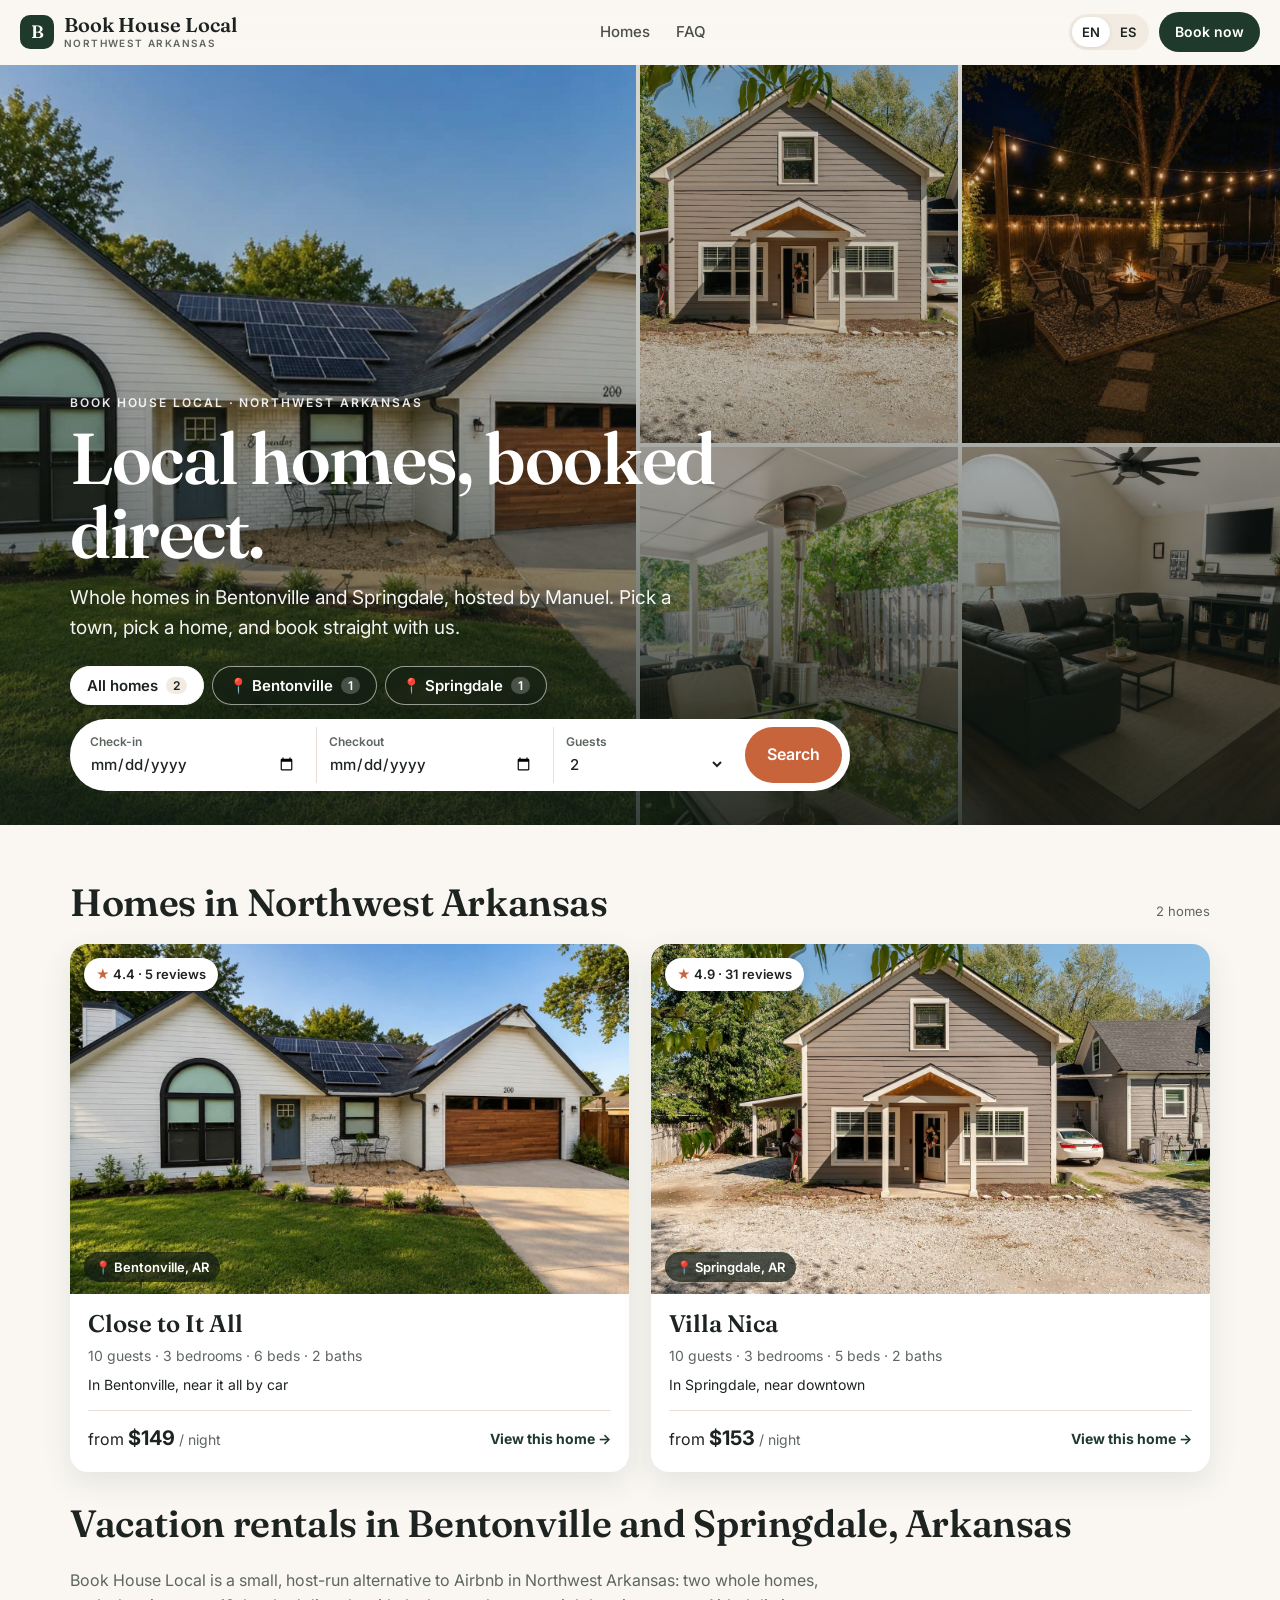
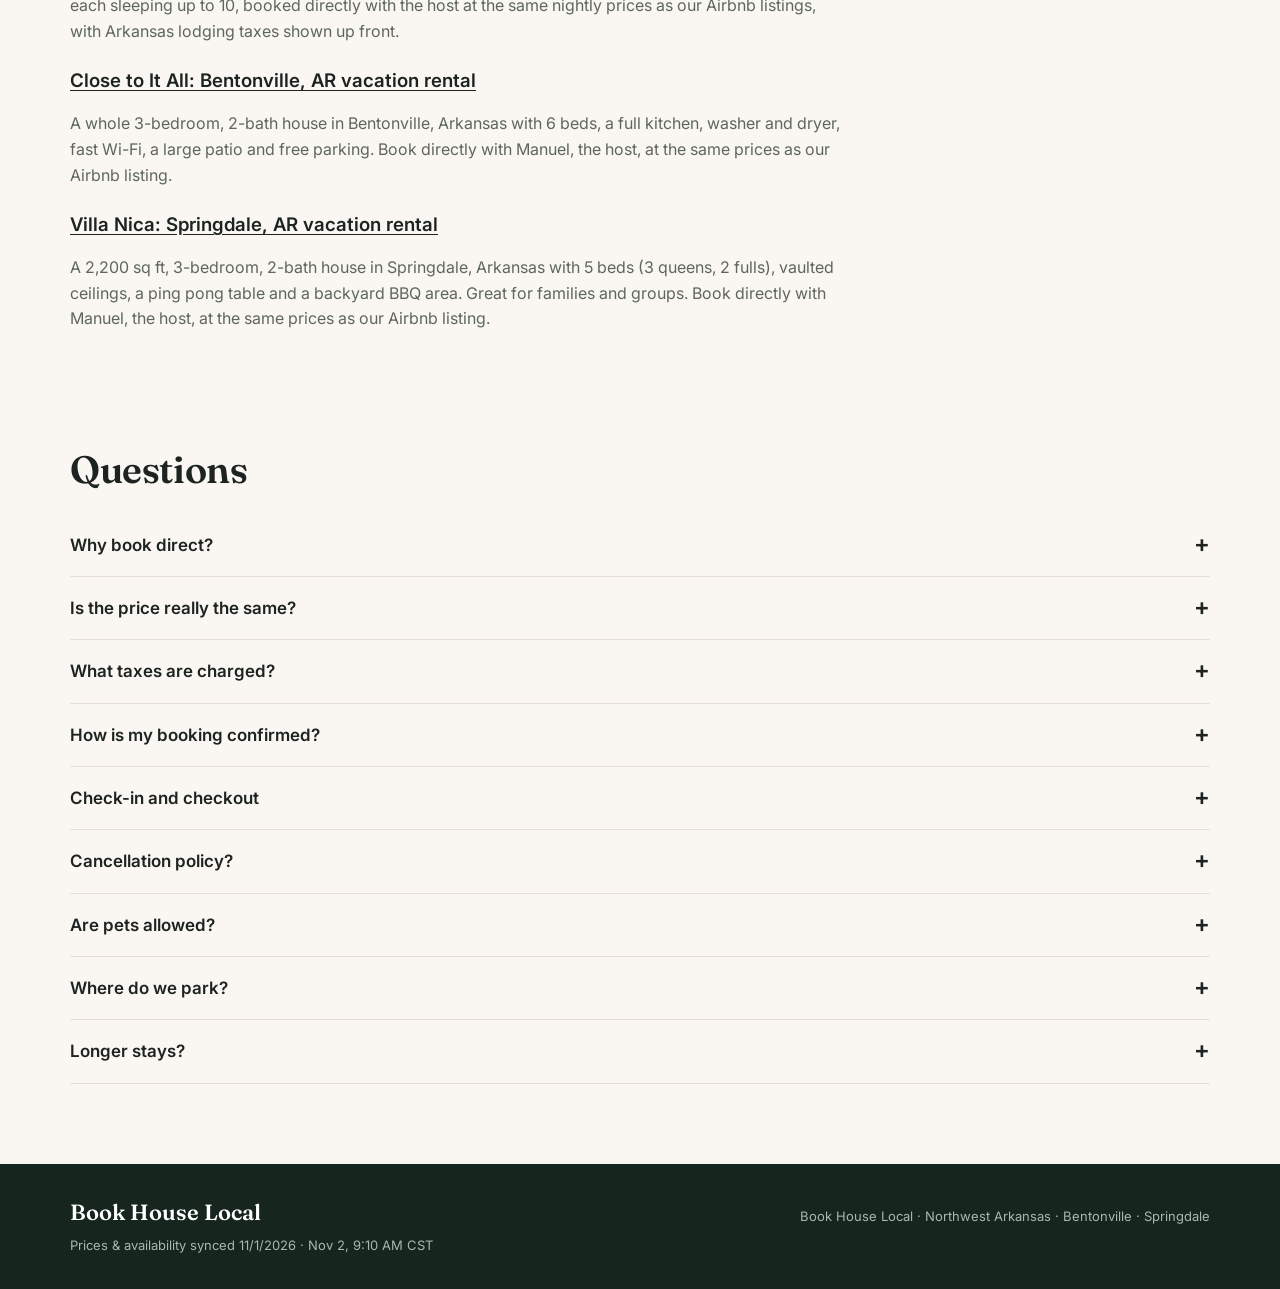
<file: index.html>
<!doctype html>
<html lang="en">
<head>
<meta charset="utf-8">
<meta name="viewport" content="width=device-width, initial-scale=1, viewport-fit=cover">
<!-- seo:head -->
<title>Book House Local · Vacation Rentals in Bentonville &amp; Springdale, Northwest Arkansas</title>
<meta name="description" content="Book whole-home vacation rentals in Bentonville and Springdale, AR directly with the host. Near Crystal Bridges, Downtown Bentonville and the Razorback Greenway. Same prices as Airbnb, taxes shown up front.">
<link rel="canonical" href="https://bookhousenwa.com/">
<meta name="robots" content="index,follow,max-image-preview:large">
<link rel="alternate" hreflang="en" href="https://bookhousenwa.com/">
<!-- google-site-verification: add <meta name="google-site-verification" content="..."> here (see README) -->
<meta property="og:type" content="website">
<meta property="og:site_name" content="Book House Local">
<meta property="og:title" content="Book House Local · Vacation Rentals in Bentonville &amp; Springdale, Northwest Arkansas">
<meta property="og:description" content="Book whole-home vacation rentals in Bentonville and Springdale, AR directly with the host. Near Crystal Bridges, Downtown Bentonville and the Razorback Greenway. Same prices as Airbnb, taxes shown up front.">
<meta property="og:url" content="https://bookhousenwa.com/">
<meta property="og:image" content="https://bookhousenwa.com/img/bentonville/01.jpg">
<meta property="og:image:alt" content="Close to It All vacation rental in Bentonville, Arkansas">
<meta property="og:locale" content="en_US">
<meta name="twitter:card" content="summary_large_image">
<meta name="twitter:title" content="Book House Local · Vacation Rentals in Bentonville &amp; Springdale, Northwest Arkansas">
<meta name="twitter:description" content="Book whole-home vacation rentals in Bentonville and Springdale, AR directly with the host. Near Crystal Bridges, Downtown Bentonville and the Razorback Greenway. Same prices as Airbnb, taxes shown up front.">
<meta name="twitter:image" content="https://bookhousenwa.com/img/bentonville/01.jpg">
<meta name="twitter:image:alt" content="Close to It All vacation rental in Bentonville, Arkansas">
<meta name="geo.region" content="US-AR">
<script type="application/ld+json">{"@context":"https://schema.org","@type":"Organization","@id":"https://bookhousenwa.com/#org","name":"Book House Local","url":"https://bookhousenwa.com/","logo":"https://bookhousenwa.com/img/bentonville/01.jpg","areaServed":"Northwest Arkansas","description":"Whole-home vacation rentals in Bentonville and Springdale, Arkansas, booked directly with the host."}</script>
<script type="application/ld+json">{"@context":"https://schema.org","@type":"WebSite","@id":"https://bookhousenwa.com/#website","name":"Book House Local","url":"https://bookhousenwa.com/","publisher":{"@id":"https://bookhousenwa.com/#org"},"inLanguage":["en","es"]}</script>
<!-- /seo:head -->
<meta name="theme-color" content="#1f3a2c">
<link rel="preconnect" href="https://fonts.googleapis.com"><link rel="preconnect" href="https://fonts.gstatic.com" crossorigin>
<link href="https://fonts.googleapis.com/css2?family=Fraunces:opsz,wght@9..144,500;9..144,600&family=Inter:wght@400;500;600;700&display=swap" rel="stylesheet">
<link rel="stylesheet" href="assets/leaflet/leaflet.css">
<link rel="stylesheet" href="assets/app.css">
<script src="config.js"></script>
</head>
<body data-view="index">
<header class="top" id="top">
  <a class="logo" href="./" data-nav="index"><span class="logo-mark" aria-hidden="true" id="logoMark">B</span><span class="brand-lock"><span class="brand-name"></span><small class="brand-tag"></small></span></a>
  <nav class="nav" id="nav"></nav>
  <div class="top-right">
    <div class="lang" role="group" aria-label="Language"><button data-lang="en" class="on">EN</button><button data-lang="es">ES</button></div>
    <a class="btn btn-dark btn-sm" href="#homes" id="topCta" data-i18n="book_now">Book now</a>
  </div>
</header>

<section class="hero v-index">
  <div class="hero-mosaic" id="heroMosaic"></div>
  <div class="hero-shade"></div>
  <div class="hero-copy">
    <p class="eyebrow" id="heroEyebrow"></p>
    <h1 id="heroTitle"></h1>
    <p class="hero-sub" data-i18n="hero_sub"></p>
    <div class="loc-filter" id="locFilter" role="tablist" aria-label="Location"></div>
    <form class="search" id="heroSearch">
      <label><span data-i18n="check_in">Check-in</span><input type="date" id="hsIn"></label>
      <label><span data-i18n="check_out">Checkout</span><input type="date" id="hsOut"></label>
      <label class="g"><span data-i18n="guests">Guests</span><select id="hsGuests"></select></label>
      <button class="btn btn-accent" type="submit" data-i18n="search">Search</button>
    </form>
  </div>
</section>

<section class="listings wrap v-index" id="homes">
  <div class="list-head"><h2 class="sec-title" id="listTitle"></h2><div class="list-sub fine" id="listSub"></div></div>
  <div class="list-cards" id="listCards"></div>
</section>

<div class="crumbs wrap v-listing" id="crumbs"></div>

<main class="wrap detail v-listing" id="detail">
  <div class="gallery" id="gallery"></div>
  <div class="detail-grid">
    <div class="detail-main">
      <div class="d-head" id="dHead"></div>
      <div class="highlights" id="dHighlights"></div>
      <div class="block" id="dDesc"></div>
      <div class="block" id="dRooms"></div>
      <div class="block" id="dAmen"></div>
      <div class="block" id="dRules"></div>
    </div>
    <aside class="book" id="book">
      <div class="book-card" id="bookCard">
        <div class="bk-sheet-head"><b data-i18n="your_trip">Your trip</b><button class="x" id="sheetClose" aria-label="Close">×</button></div>
        <div class="bk-price" id="bkPrice"></div>
        <div class="bk-fields">
          <button class="bk-date" id="bkIn"><span data-i18n="check_in">Check-in</span><b>—</b></button>
          <button class="bk-date" id="bkOut"><span data-i18n="check_out">Checkout</span><b>—</b></button>
        </div>
        <div class="cal" id="cal"></div>
        <div class="cal-hint" id="calHint"></div>
        <div class="guests-row">
          <div><b data-i18n="guests">Guests</b><small data-i18n="guests_sub">Adults & children · max 10</small></div>
          <div class="stepper"><button data-step="-1" data-k="guests">−</button><output id="gCount">2</output><button data-step="1" data-k="guests">+</button></div>
        </div>
        <div class="guests-row">
          <div><b data-i18n="pets">Pets</b><small data-i18n="pets_sub">Up to 2</small></div>
          <div class="stepper"><button data-step="-1" data-k="pets">−</button><output id="pCount">0</output><button data-step="1" data-k="pets">+</button></div>
        </div>
        <div class="breakdown" id="breakdown"></div>
        <button class="btn btn-accent btn-block" id="reserveBtn" data-i18n="reserve">Reserve</button>
        <p class="fine" id="bkFine"></p>
      </div>
    </aside>
  </div>
</main>

<section class="mapsec v-listing" id="map">
  <div class="wrap"><h2 class="sec-title" data-i18n="map_title">Where you'll be</h2></div>
  <div class="map-wrap wrap">
    <div id="leaflet"></div>
    <div class="map-side" id="mapSide"></div>
  </div>
</section>

<!-- seo:area -->
<section class="seo-area wrap v-listing" data-area="bentonville" hidden>
  <h2 class="sec-title">Staying in Bentonville, Arkansas</h2>
  <p>Close to It All sits in Bentonville, the Northwest Arkansas town known for art, trails and the Walmart Home Office. Most of what visitors come for is a short drive away; guests describe everything as less than ten minutes by car.</p>
  <h3>Nearby</h3><ul><li><b>Crystal Bridges Museum of American Art</b>: about 2 miles away. General admission to the permanent collection is free.</li><li><b>Bentonville Square</b>: about 1.3 miles away, with restaurants, coffee and the Walmart Museum.</li><li><b>Walmart Home Office</b>: about 1.2 miles away, handy for work trips and vendor visits.</li><li><b>Razorback Regional Greenway</b>: under a mile from the house: a paved trail linking Bentonville, Rogers, Springdale and Fayetteville for biking and walking.</li><li><b>Mountain bike trails</b>: Bentonville’s trail network, including Slaughter Pen, is a short drive away.</li></ul>
  <p>Need a home in Springdale instead? See <a href="springdale/" class="link">Villa Nica in Springdale</a>.</p>
</section>
<section class="seo-area wrap v-listing" data-area="springdale" hidden>
  <h2 class="sec-title">Staying in Springdale, Arkansas</h2>
  <p>Villa Nica is near downtown Springdale, in the middle of Northwest Arkansas, so Bentonville, Rogers and Fayetteville are all within reach by car. It is across from Springdale High School and a minute from the library.</p>
  <h3>Nearby</h3><ul><li><b>Downtown Springdale and Shiloh Square</b>: about a 15-minute walk to Walter Turnbow Park, Emma Avenue’s restaurants and the Shiloh Museum of Ozark History.</li><li><b>Razorback Regional Greenway</b>: about half a mile away: the paved trail runs through downtown Springdale toward Fayetteville and Bentonville.</li><li><b>Arvest Ballpark</b>: home of the Northwest Arkansas Naturals, a short drive away (about 3.6 miles).</li><li><b>Bentonville and Crystal Bridges</b>: about 13 miles north, for a day of art and trails.</li><li><b>University of Arkansas, Fayetteville</b>: about 8.5 miles south, handy for Razorback game weekends.</li></ul>
  <p>Need a home in Bentonville instead? See <a href="bentonville/" class="link">Close to It All in Bentonville</a>.</p>
</section>
<!-- /seo:area -->

<section class="reviews wrap v-listing" id="reviews">
  <h2 class="sec-title" data-i18n="reviews_title">What guests say</h2>
  <div class="rev-summary" id="revSummary"></div>
  <div class="rev-grid" id="revGrid"></div>
  <div class="center"><button class="btn btn-ghost" id="revMore" data-i18n="show_more">Show more reviews</button></div>
</section>

<section class="host wrap v-listing" id="hostSec"></section>

<!-- seo:intro -->
<section class="seo-area wrap v-index" id="about-nwa">
  <h2 class="sec-title">Vacation rentals in Bentonville and Springdale, Arkansas</h2>
  <p>Book House Local is a small, host-run alternative to Airbnb in Northwest Arkansas: two whole homes, each sleeping up to 10, booked directly with the host at the same nightly prices as our Airbnb listings, with Arkansas lodging taxes shown up front.</p>
  <h3><a href="bentonville/" class="link">Close to It All: Bentonville, AR vacation rental</a></h3><p>A whole 3-bedroom, 2-bath house in Bentonville, Arkansas with 6 beds, a full kitchen, washer and dryer, fast Wi-Fi, a large patio and free parking. Book directly with Manuel, the host, at the same prices as our Airbnb listing.</p><h3><a href="springdale/" class="link">Villa Nica: Springdale, AR vacation rental</a></h3><p>A 2,200 sq ft, 3-bedroom, 2-bath house in Springdale, Arkansas with 5 beds (3 queens, 2 fulls), vaulted ceilings, a ping pong table and a backyard BBQ area. Great for families and groups. Book directly with Manuel, the host, at the same prices as our Airbnb listing.</p>
</section>
<!-- /seo:intro -->

<section class="faq wrap" id="faq">
  <h2 class="sec-title" data-i18n="faq_title">Questions</h2>
  <div id="faqList"></div>
</section>

<footer class="foot">
  <div class="wrap foot-in">
    <div><span class="brand-name"></span><p class="fine" id="freshness"></p></div>
    <div class="fine" id="footNote"></div>
  </div>
</footer>

<div class="mbar v-listing" id="mbar">
  <div id="mbarPrice"></div>
  <button class="btn btn-accent" id="mbarBtn" data-i18n="check_avail">Check availability</button>
</div>

<div class="lb" id="lb" hidden>
  <div class="lb-top"><div class="lb-chips" id="lbChips"></div><span id="lbCount"></span><button class="x" id="lbClose" aria-label="Close">×</button></div>
  <button class="lb-nav prev" id="lbPrev" aria-label="Previous">‹</button>
  <figure class="lb-fig"><img id="lbImg" alt=""><figcaption id="lbCap"></figcaption></figure>
  <button class="lb-nav next" id="lbNext" aria-label="Next">›</button>
  <div class="lb-strip" id="lbStrip"></div>
</div>

<div class="modal" id="modal" hidden><div class="modal-card" role="dialog" aria-modal="true"><button class="x" id="modalClose" aria-label="Close">×</button><div id="modalBody"></div></div></div>

<script src="assets/leaflet/leaflet.js"></script>
<script src="assets/app.js"></script>
</body>
</html>
</file>
<file: assets/leaflet/leaflet.css>
/* required styles */

.leaflet-pane,
.leaflet-tile,
.leaflet-marker-icon,
.leaflet-marker-shadow,
.leaflet-tile-container,
.leaflet-pane > svg,
.leaflet-pane > canvas,
.leaflet-zoom-box,
.leaflet-image-layer,
.leaflet-layer {
	position: absolute;
	left: 0;
	top: 0;
	}
.leaflet-container {
	overflow: hidden;
	}
.leaflet-tile,
.leaflet-marker-icon,
.leaflet-marker-shadow {
	-webkit-user-select: none;
	   -moz-user-select: none;
	        user-select: none;
	  -webkit-user-drag: none;
	}
/* Prevents IE11 from highlighting tiles in blue */
.leaflet-tile::selection {
	background: transparent;
}
/* Safari renders non-retina tile on retina better with this, but Chrome is worse */
.leaflet-safari .leaflet-tile {
	image-rendering: -webkit-optimize-contrast;
	}
/* hack that prevents hw layers "stretching" when loading new tiles */
.leaflet-safari .leaflet-tile-container {
	width: 1600px;
	height: 1600px;
	-webkit-transform-origin: 0 0;
	}
.leaflet-marker-icon,
.leaflet-marker-shadow {
	display: block;
	}
/* .leaflet-container svg: reset svg max-width decleration shipped in Joomla! (joomla.org) 3.x */
/* .leaflet-container img: map is broken in FF if you have max-width: 100% on tiles */
.leaflet-container .leaflet-overlay-pane svg {
	max-width: none !important;
	max-height: none !important;
	}
.leaflet-container .leaflet-marker-pane img,
.leaflet-container .leaflet-shadow-pane img,
.leaflet-container .leaflet-tile-pane img,
.leaflet-container img.leaflet-image-layer,
.leaflet-container .leaflet-tile {
	max-width: none !important;
	max-height: none !important;
	width: auto;
	padding: 0;
	}

.leaflet-container img.leaflet-tile {
	/* See: https://bugs.chromium.org/p/chromium/issues/detail?id=600120 */
	mix-blend-mode: plus-lighter;
}

.leaflet-container.leaflet-touch-zoom {
	-ms-touch-action: pan-x pan-y;
	touch-action: pan-x pan-y;
	}
.leaflet-container.leaflet-touch-drag {
	-ms-touch-action: pinch-zoom;
	/* Fallback for FF which doesn't support pinch-zoom */
	touch-action: none;
	touch-action: pinch-zoom;
}
.leaflet-container.leaflet-touch-drag.leaflet-touch-zoom {
	-ms-touch-action: none;
	touch-action: none;
}
.leaflet-container {
	-webkit-tap-highlight-color: transparent;
}
.leaflet-container a {
	-webkit-tap-highlight-color: rgba(51, 181, 229, 0.4);
}
.leaflet-tile {
	filter: inherit;
	visibility: hidden;
	}
.leaflet-tile-loaded {
	visibility: inherit;
	}
.leaflet-zoom-box {
	width: 0;
	height: 0;
	-moz-box-sizing: border-box;
	     box-sizing: border-box;
	z-index: 800;
	}
/* workaround for https://bugzilla.mozilla.org/show_bug.cgi?id=888319 */
.leaflet-overlay-pane svg {
	-moz-user-select: none;
	}

.leaflet-pane         { z-index: 400; }

.leaflet-tile-pane    { z-index: 200; }
.leaflet-overlay-pane { z-index: 400; }
.leaflet-shadow-pane  { z-index: 500; }
.leaflet-marker-pane  { z-index: 600; }
.leaflet-tooltip-pane   { z-index: 650; }
.leaflet-popup-pane   { z-index: 700; }

.leaflet-map-pane canvas { z-index: 100; }
.leaflet-map-pane svg    { z-index: 200; }

.leaflet-vml-shape {
	width: 1px;
	height: 1px;
	}
.lvml {
	behavior: url(#default#VML);
	display: inline-block;
	position: absolute;
	}


/* control positioning */

.leaflet-control {
	position: relative;
	z-index: 800;
	pointer-events: visiblePainted; /* IE 9-10 doesn't have auto */
	pointer-events: auto;
	}
.leaflet-top,
.leaflet-bottom {
	position: absolute;
	z-index: 1000;
	pointer-events: none;
	}
.leaflet-top {
	top: 0;
	}
.leaflet-right {
	right: 0;
	}
.leaflet-bottom {
	bottom: 0;
	}
.leaflet-left {
	left: 0;
	}
.leaflet-control {
	float: left;
	clear: both;
	}
.leaflet-right .leaflet-control {
	float: right;
	}
.leaflet-top .leaflet-control {
	margin-top: 10px;
	}
.leaflet-bottom .leaflet-control {
	margin-bottom: 10px;
	}
.leaflet-left .leaflet-control {
	margin-left: 10px;
	}
.leaflet-right .leaflet-control {
	margin-right: 10px;
	}


/* zoom and fade animations */

.leaflet-fade-anim .leaflet-popup {
	opacity: 0;
	-webkit-transition: opacity 0.2s linear;
	   -moz-transition: opacity 0.2s linear;
	        transition: opacity 0.2s linear;
	}
.leaflet-fade-anim .leaflet-map-pane .leaflet-popup {
	opacity: 1;
	}
.leaflet-zoom-animated {
	-webkit-transform-origin: 0 0;
	    -ms-transform-origin: 0 0;
	        transform-origin: 0 0;
	}
svg.leaflet-zoom-animated {
	will-change: transform;
}

.leaflet-zoom-anim .leaflet-zoom-animated {
	-webkit-transition: -webkit-transform 0.25s cubic-bezier(0,0,0.25,1);
	   -moz-transition:    -moz-transform 0.25s cubic-bezier(0,0,0.25,1);
	        transition:         transform 0.25s cubic-bezier(0,0,0.25,1);
	}
.leaflet-zoom-anim .leaflet-tile,
.leaflet-pan-anim .leaflet-tile {
	-webkit-transition: none;
	   -moz-transition: none;
	        transition: none;
	}

.leaflet-zoom-anim .leaflet-zoom-hide {
	visibility: hidden;
	}


/* cursors */

.leaflet-interactive {
	cursor: pointer;
	}
.leaflet-grab {
	cursor: -webkit-grab;
	cursor:    -moz-grab;
	cursor:         grab;
	}
.leaflet-crosshair,
.leaflet-crosshair .leaflet-interactive {
	cursor: crosshair;
	}
.leaflet-popup-pane,
.leaflet-control {
	cursor: auto;
	}
.leaflet-dragging .leaflet-grab,
.leaflet-dragging .leaflet-grab .leaflet-interactive,
.leaflet-dragging .leaflet-marker-draggable {
	cursor: move;
	cursor: -webkit-grabbing;
	cursor:    -moz-grabbing;
	cursor:         grabbing;
	}

/* marker & overlays interactivity */
.leaflet-marker-icon,
.leaflet-marker-shadow,
.leaflet-image-layer,
.leaflet-pane > svg path,
.leaflet-tile-container {
	pointer-events: none;
	}

.leaflet-marker-icon.leaflet-interactive,
.leaflet-image-layer.leaflet-interactive,
.leaflet-pane > svg path.leaflet-interactive,
svg.leaflet-image-layer.leaflet-interactive path {
	pointer-events: visiblePainted; /* IE 9-10 doesn't have auto */
	pointer-events: auto;
	}

/* visual tweaks */

.leaflet-container {
	background: #ddd;
	outline-offset: 1px;
	}
.leaflet-container a {
	color: #0078A8;
	}
.leaflet-zoom-box {
	border: 2px dotted #38f;
	background: rgba(255,255,255,0.5);
	}


/* general typography */
.leaflet-container {
	font-family: "Helvetica Neue", Arial, Helvetica, sans-serif;
	font-size: 12px;
	font-size: 0.75rem;
	line-height: 1.5;
	}


/* general toolbar styles */

.leaflet-bar {
	box-shadow: 0 1px 5px rgba(0,0,0,0.65);
	border-radius: 4px;
	}
.leaflet-bar a {
	background-color: #fff;
	border-bottom: 1px solid #ccc;
	width: 26px;
	height: 26px;
	line-height: 26px;
	display: block;
	text-align: center;
	text-decoration: none;
	color: black;
	}
.leaflet-bar a,
.leaflet-control-layers-toggle {
	background-position: 50% 50%;
	background-repeat: no-repeat;
	display: block;
	}
.leaflet-bar a:hover,
.leaflet-bar a:focus {
	background-color: #f4f4f4;
	}
.leaflet-bar a:first-child {
	border-top-left-radius: 4px;
	border-top-right-radius: 4px;
	}
.leaflet-bar a:last-child {
	border-bottom-left-radius: 4px;
	border-bottom-right-radius: 4px;
	border-bottom: none;
	}
.leaflet-bar a.leaflet-disabled {
	cursor: default;
	background-color: #f4f4f4;
	color: #bbb;
	}

.leaflet-touch .leaflet-bar a {
	width: 30px;
	height: 30px;
	line-height: 30px;
	}
.leaflet-touch .leaflet-bar a:first-child {
	border-top-left-radius: 2px;
	border-top-right-radius: 2px;
	}
.leaflet-touch .leaflet-bar a:last-child {
	border-bottom-left-radius: 2px;
	border-bottom-right-radius: 2px;
	}

/* zoom control */

.leaflet-control-zoom-in,
.leaflet-control-zoom-out {
	font: bold 18px 'Lucida Console', Monaco, monospace;
	text-indent: 1px;
	}

.leaflet-touch .leaflet-control-zoom-in, .leaflet-touch .leaflet-control-zoom-out  {
	font-size: 22px;
	}


/* layers control */

.leaflet-control-layers {
	box-shadow: 0 1px 5px rgba(0,0,0,0.4);
	background: #fff;
	border-radius: 5px;
	}
.leaflet-control-layers-toggle {
	background-image: url(images/layers.png);
	width: 36px;
	height: 36px;
	}
.leaflet-retina .leaflet-control-layers-toggle {
	background-image: url(images/layers-2x.png);
	background-size: 26px 26px;
	}
.leaflet-touch .leaflet-control-layers-toggle {
	width: 44px;
	height: 44px;
	}
.leaflet-control-layers .leaflet-control-layers-list,
.leaflet-control-layers-expanded .leaflet-control-layers-toggle {
	display: none;
	}
.leaflet-control-layers-expanded .leaflet-control-layers-list {
	display: block;
	position: relative;
	}
.leaflet-control-layers-expanded {
	padding: 6px 10px 6px 6px;
	color: #333;
	background: #fff;
	}
.leaflet-control-layers-scrollbar {
	overflow-y: scroll;
	overflow-x: hidden;
	padding-right: 5px;
	}
.leaflet-control-layers-selector {
	margin-top: 2px;
	position: relative;
	top: 1px;
	}
.leaflet-control-layers label {
	display: block;
	font-size: 13px;
	font-size: 1.08333em;
	}
.leaflet-control-layers-separator {
	height: 0;
	border-top: 1px solid #ddd;
	margin: 5px -10px 5px -6px;
	}

/* Default icon URLs */
.leaflet-default-icon-path { /* used only in path-guessing heuristic, see L.Icon.Default */
	background-image: url(images/marker-icon.png);
	}


/* attribution and scale controls */

.leaflet-container .leaflet-control-attribution {
	background: #fff;
	background: rgba(255, 255, 255, 0.8);
	margin: 0;
	}
.leaflet-control-attribution,
.leaflet-control-scale-line {
	padding: 0 5px;
	color: #333;
	line-height: 1.4;
	}
.leaflet-control-attribution a {
	text-decoration: none;
	}
.leaflet-control-attribution a:hover,
.leaflet-control-attribution a:focus {
	text-decoration: underline;
	}
.leaflet-attribution-flag {
	display: inline !important;
	vertical-align: baseline !important;
	width: 1em;
	height: 0.6669em;
	}
.leaflet-left .leaflet-control-scale {
	margin-left: 5px;
	}
.leaflet-bottom .leaflet-control-scale {
	margin-bottom: 5px;
	}
.leaflet-control-scale-line {
	border: 2px solid #777;
	border-top: none;
	line-height: 1.1;
	padding: 2px 5px 1px;
	white-space: nowrap;
	-moz-box-sizing: border-box;
	     box-sizing: border-box;
	background: rgba(255, 255, 255, 0.8);
	text-shadow: 1px 1px #fff;
	}
.leaflet-control-scale-line:not(:first-child) {
	border-top: 2px solid #777;
	border-bottom: none;
	margin-top: -2px;
	}
.leaflet-control-scale-line:not(:first-child):not(:last-child) {
	border-bottom: 2px solid #777;
	}

.leaflet-touch .leaflet-control-attribution,
.leaflet-touch .leaflet-control-layers,
.leaflet-touch .leaflet-bar {
	box-shadow: none;
	}
.leaflet-touch .leaflet-control-layers,
.leaflet-touch .leaflet-bar {
	border: 2px solid rgba(0,0,0,0.2);
	background-clip: padding-box;
	}


/* popup */

.leaflet-popup {
	position: absolute;
	text-align: center;
	margin-bottom: 20px;
	}
.leaflet-popup-content-wrapper {
	padding: 1px;
	text-align: left;
	border-radius: 12px;
	}
.leaflet-popup-content {
	margin: 13px 24px 13px 20px;
	line-height: 1.3;
	font-size: 13px;
	font-size: 1.08333em;
	min-height: 1px;
	}
.leaflet-popup-content p {
	margin: 17px 0;
	margin: 1.3em 0;
	}
.leaflet-popup-tip-container {
	width: 40px;
	height: 20px;
	position: absolute;
	left: 50%;
	margin-top: -1px;
	margin-left: -20px;
	overflow: hidden;
	pointer-events: none;
	}
.leaflet-popup-tip {
	width: 17px;
	height: 17px;
	padding: 1px;

	margin: -10px auto 0;
	pointer-events: auto;

	-webkit-transform: rotate(45deg);
	   -moz-transform: rotate(45deg);
	    -ms-transform: rotate(45deg);
	        transform: rotate(45deg);
	}
.leaflet-popup-content-wrapper,
.leaflet-popup-tip {
	background: white;
	color: #333;
	box-shadow: 0 3px 14px rgba(0,0,0,0.4);
	}
.leaflet-container a.leaflet-popup-close-button {
	position: absolute;
	top: 0;
	right: 0;
	border: none;
	text-align: center;
	width: 24px;
	height: 24px;
	font: 16px/24px Tahoma, Verdana, sans-serif;
	color: #757575;
	text-decoration: none;
	background: transparent;
	}
.leaflet-container a.leaflet-popup-close-button:hover,
.leaflet-container a.leaflet-popup-close-button:focus {
	color: #585858;
	}
.leaflet-popup-scrolled {
	overflow: auto;
	}

.leaflet-oldie .leaflet-popup-content-wrapper {
	-ms-zoom: 1;
	}
.leaflet-oldie .leaflet-popup-tip {
	width: 24px;
	margin: 0 auto;

	-ms-filter: "progid:DXImageTransform.Microsoft.Matrix(M11=0.70710678, M12=0.70710678, M21=-0.70710678, M22=0.70710678)";
	filter: progid:DXImageTransform.Microsoft.Matrix(M11=0.70710678, M12=0.70710678, M21=-0.70710678, M22=0.70710678);
	}

.leaflet-oldie .leaflet-control-zoom,
.leaflet-oldie .leaflet-control-layers,
.leaflet-oldie .leaflet-popup-content-wrapper,
.leaflet-oldie .leaflet-popup-tip {
	border: 1px solid #999;
	}


/* div icon */

.leaflet-div-icon {
	background: #fff;
	border: 1px solid #666;
	}


/* Tooltip */
/* Base styles for the element that has a tooltip */
.leaflet-tooltip {
	position: absolute;
	padding: 6px;
	background-color: #fff;
	border: 1px solid #fff;
	border-radius: 3px;
	color: #222;
	white-space: nowrap;
	-webkit-user-select: none;
	-moz-user-select: none;
	-ms-user-select: none;
	user-select: none;
	pointer-events: none;
	box-shadow: 0 1px 3px rgba(0,0,0,0.4);
	}
.leaflet-tooltip.leaflet-interactive {
	cursor: pointer;
	pointer-events: auto;
	}
.leaflet-tooltip-top:before,
.leaflet-tooltip-bottom:before,
.leaflet-tooltip-left:before,
.leaflet-tooltip-right:before {
	position: absolute;
	pointer-events: none;
	border: 6px solid transparent;
	background: transparent;
	content: "";
	}

/* Directions */

.leaflet-tooltip-bottom {
	margin-top: 6px;
}
.leaflet-tooltip-top {
	margin-top: -6px;
}
.leaflet-tooltip-bottom:before,
.leaflet-tooltip-top:before {
	left: 50%;
	margin-left: -6px;
	}
.leaflet-tooltip-top:before {
	bottom: 0;
	margin-bottom: -12px;
	border-top-color: #fff;
	}
.leaflet-tooltip-bottom:before {
	top: 0;
	margin-top: -12px;
	margin-left: -6px;
	border-bottom-color: #fff;
	}
.leaflet-tooltip-left {
	margin-left: -6px;
}
.leaflet-tooltip-right {
	margin-left: 6px;
}
.leaflet-tooltip-left:before,
.leaflet-tooltip-right:before {
	top: 50%;
	margin-top: -6px;
	}
.leaflet-tooltip-left:before {
	right: 0;
	margin-right: -12px;
	border-left-color: #fff;
	}
.leaflet-tooltip-right:before {
	left: 0;
	margin-left: -12px;
	border-right-color: #fff;
	}

/* Printing */

@media print {
	/* Prevent printers from removing background-images of controls. */
	.leaflet-control {
		-webkit-print-color-adjust: exact;
		print-color-adjust: exact;
		}
	}
</file>
<file: assets/app.css>
:root{--bg:#faf7f2;--ink:#1d2320;--soft:#5d665f;--line:#e6e0d6;--card:#fff;--green:#1f3a2c;--green2:#2f5a43;--accent:#c8643b;--accent2:#b0532d;--sand:#f1ebe1;--ok:#2f7d4f;--r:18px;--sh:0 10px 30px rgba(31,58,44,.10);--serif:"Fraunces",Georgia,serif;--sans:"Inter",system-ui,-apple-system,Segoe UI,Roboto,sans-serif}
*{box-sizing:border-box}html{scroll-behavior:smooth}body{margin:0;background:var(--bg);color:var(--ink);font:16px/1.55 var(--sans);-webkit-font-smoothing:antialiased}
img{max-width:100%;display:block}button{font:inherit;cursor:pointer;color:inherit}a{color:inherit}
.wrap{max-width:1180px;margin:0 auto;padding:0 20px}
.sec-title{font:600 clamp(26px,4vw,38px)/1.15 var(--serif);margin:0 0 22px;letter-spacing:-.01em}
.btn{border:0;border-radius:999px;padding:13px 22px;font-weight:600;text-decoration:none;display:inline-flex;align-items:center;justify-content:center;gap:8px;transition:.2s transform,.2s background}
.btn:active{transform:scale(.98)}.btn-sm{padding:9px 16px;font-size:14px}.btn-block{width:100%}
.btn-dark{background:var(--green);color:#fff}.btn-dark:hover{background:var(--green2)}
.btn-accent{background:var(--accent);color:#fff}.btn-accent:hover{background:var(--accent2)}.btn-accent[disabled]{background:#cfc6bb;cursor:not-allowed}
.btn-ghost{background:transparent;border:1.5px solid var(--ink)}.btn-ghost:hover{background:var(--ink);color:#fff}
.x{border:0;background:rgba(0,0,0,.06);width:38px;height:38px;border-radius:50%;font-size:24px;line-height:1}
.center{text-align:center;margin-top:18px}.fine{font-size:13px;color:var(--soft);margin:8px 0 0}
/* header */
.top{position:sticky;top:0;z-index:50;display:flex;align-items:center;justify-content:space-between;gap:12px;padding:12px 20px;background:rgba(250,247,242,.88);backdrop-filter:saturate(1.4) blur(12px);border-bottom:1px solid transparent;transition:.2s}
.top.scrolled{border-color:var(--line)}
.logo{display:flex;align-items:center;gap:10px;text-decoration:none;font:600 20px var(--serif)}
.logo-mark{width:34px;height:34px;border-radius:10px;background:var(--green);color:#fff;display:grid;place-items:center;font:600 18px var(--serif)}
.nav{display:none;gap:26px;font-weight:500;font-size:15px}.nav a{text-decoration:none;opacity:.8}.nav a:hover{opacity:1}
.top-right{display:flex;align-items:center;gap:10px}
.lang{display:flex;background:var(--sand);border-radius:999px;padding:3px}.lang button{border:0;background:none;padding:5px 10px;border-radius:999px;font-size:13px;font-weight:600}.lang button.on{background:#fff;box-shadow:0 1px 4px rgba(0,0,0,.1)}
@media(min-width:900px){.nav{display:flex}}
/* hero */
.hero{position:relative;min-height:min(88vh,760px);display:flex;align-items:flex-end;overflow:hidden;color:#fff}
.hero-mosaic{position:absolute;inset:0;display:grid;grid-template-columns:repeat(2,1fr);grid-template-rows:1fr 1fr;gap:4px}
.hero-mosaic div{background-size:cover;background-position:center;opacity:0;transform:scale(1.06);transition:opacity 1.2s,transform 7s ease-out}
.hero-mosaic div.in{opacity:1;transform:scale(1)}
@media(min-width:900px){.hero-mosaic{grid-template-columns:2fr 1fr 1fr}.hero-mosaic div:first-child{grid-row:span 2}}
.hero-shade{position:absolute;inset:0;background:linear-gradient(180deg,rgba(15,25,20,.15) 0%,rgba(15,25,20,.25) 40%,rgba(15,25,20,.82) 100%)}
.hero-copy{position:relative;width:100%;max-width:1180px;margin:0 auto;padding:120px 20px 34px}
.eyebrow{text-transform:uppercase;letter-spacing:.16em;font-size:12px;font-weight:600;opacity:.9;margin:0 0 10px}
.hero h1,.hero .h1{font:600 clamp(36px,7vw,72px)/1.02 var(--serif);margin:0 0 14px;max-width:780px;letter-spacing:-.02em}
.hero-sub{font-size:clamp(16px,2.2vw,19px);max-width:620px;opacity:.95;margin:0 0 24px}
.search{display:grid;grid-template-columns:1fr 1fr;gap:8px;background:#fff;color:var(--ink);border-radius:22px;padding:10px;box-shadow:var(--sh);max-width:920px}
.search label{display:flex;flex-direction:column;padding:6px 12px;border-radius:14px;background:var(--bg);font-size:12px;font-weight:600;color:var(--soft)}
.search label:first-child{grid-column:span 2}
.search select,.search input{border:0;background:none;font:500 15px var(--sans);color:var(--ink);padding:2px 0;outline:none;width:100%}
.search .btn{grid-column:span 2}
@media(min-width:760px){.search{grid-template-columns:1.4fr 1fr 1fr .8fr auto;border-radius:999px;padding:8px}.search label{background:none;border-radius:999px}.search label:first-child,.search .btn{grid-column:auto}.search label+label{border-left:1px solid var(--line);border-radius:0}}
/* picker */
.star{color:var(--accent)}
/* gallery */
.detail{padding-top:42px}
.gallery{display:grid;grid-template-columns:1fr 1fr;gap:6px;border-radius:var(--r);overflow:hidden;position:relative;height:clamp(260px,52vw,500px)}
.gallery button{border:0;padding:0;background-size:cover;background-position:center;transition:filter .2s}.gallery button:hover{filter:brightness(.9)}
.gallery button:first-child{grid-column:span 2;grid-row:span 1}
.gallery button:nth-child(n+4){display:none}
@media(min-width:760px){.gallery{grid-template-columns:2fr 1fr 1fr;grid-template-rows:1fr 1fr}.gallery button:first-child{grid-column:auto;grid-row:span 2}.gallery button:nth-child(n+4){display:block}.gallery button:nth-child(n+6){display:none}}
.gallery .all{position:absolute;right:14px;bottom:14px;background:#fff;border:1px solid var(--ink);border-radius:10px;padding:8px 14px;font-weight:600;font-size:14px;display:flex;gap:6px;align-items:center}
.room-chips{display:flex;gap:8px;overflow-x:auto;padding:14px 0 2px;scrollbar-width:none}.room-chips::-webkit-scrollbar{display:none}
.chip{flex:none;border:1px solid var(--line);background:#fff;border-radius:999px;padding:7px 14px;font-size:14px;font-weight:500;white-space:nowrap}.chip:hover,.chip.on{border-color:var(--ink);background:var(--ink);color:#fff}
/* detail */
.detail-grid{display:grid;gap:40px;margin-top:28px}@media(min-width:960px){.detail-grid{grid-template-columns:1fr 400px}}
.d-head h1,.d-head h2{font:600 clamp(26px,3.6vw,36px)/1.15 var(--serif);margin:0}
.d-head .sub{color:var(--soft);margin-top:6px}.d-head .ov{display:flex;flex-wrap:wrap;gap:8px;margin-top:14px}
.pill{background:var(--sand);border-radius:999px;padding:6px 12px;font-size:14px;font-weight:500}
.highlights{display:grid;gap:14px;margin:28px 0;padding:22px 0;border-top:1px solid var(--line);border-bottom:1px solid var(--line)}
.hl{display:flex;gap:14px}.hl .ic{flex:none;width:40px;height:40px;border-radius:12px;background:var(--sand);display:grid;place-items:center;font-size:19px}.hl b{display:block}.hl span{color:var(--soft);font-size:15px}
.block{margin:0 0 34px}.block h3{font:600 22px var(--serif);margin:0 0 12px}.block p{margin:0 0 12px}.block h4{margin:18px 0 6px;font-size:16px}
.clamp{max-height:230px;overflow:hidden;position:relative}.clamp:after{content:"";position:absolute;left:0;right:0;bottom:0;height:70px;background:linear-gradient(transparent,var(--bg))}
.link{background:none;border:0;padding:0;font-weight:600;text-decoration:underline;text-underline-offset:3px}
.rooms{display:grid;grid-template-columns:repeat(auto-fill,minmax(170px,1fr));gap:14px}
.room{background:#fff;border:1px solid var(--line);border-radius:14px;overflow:hidden}.room .ph{aspect-ratio:4/3;background-size:cover;background-position:center}.room div.t{padding:10px 12px}.room b{display:block}.room span{color:var(--soft);font-size:14px}
.amen{display:grid;grid-template-columns:1fr 1fr;gap:10px 20px}.amen div{display:flex;gap:10px;align-items:center;font-size:15px}.amen div i{font-style:normal;width:22px;text-align:center}
.amen .no{text-decoration:line-through;color:var(--soft)}
.rules{display:grid;gap:10px}.rules div{display:flex;gap:12px}.rules small{display:block;color:var(--soft)}
.note{background:#fff7e9;border:1px solid #f0dcb4;border-radius:14px;padding:12px 14px;font-size:14px;margin-top:12px}
/* booking card */
.book-card{background:#fff;border-radius:22px;box-shadow:0 12px 40px rgba(31,58,44,.14);padding:20px;position:sticky;top:84px;border:1px solid var(--line)}
.bk-sheet-head{display:none}
.bk-price{display:flex;align-items:baseline;gap:6px;margin-bottom:14px}.bk-price b{font:600 26px var(--serif)}.bk-price span{color:var(--soft)}
.bk-fields{display:grid;grid-template-columns:1fr 1fr;border:1px solid #cfc8bd;border-radius:14px;overflow:hidden}
.bk-date{border:0;background:none;text-align:left;padding:10px 12px;display:flex;flex-direction:column}.bk-date+.bk-date{border-left:1px solid #cfc8bd}.bk-date span{font-size:11px;font-weight:700;text-transform:uppercase;letter-spacing:.06em}.bk-date b{font-weight:500}
.bk-date.active{box-shadow:inset 0 0 0 2px var(--ink);border-radius:14px}
.cal{margin-top:14px;user-select:none}
.cal-head{display:flex;justify-content:space-between;align-items:center;margin-bottom:8px}.cal-head b{font-weight:600}
.cal-head button{border:1px solid var(--line);background:#fff;width:34px;height:34px;border-radius:50%;font-size:18px}.cal-head button:disabled{opacity:.3;cursor:default}
.cal-months{display:grid;gap:16px}
.cal-grid{display:grid;grid-template-columns:repeat(7,1fr);gap:2px 0}
.cal-grid .dow{font-size:11px;color:var(--soft);text-align:center;padding:4px 0;font-weight:600}
.cal-mtitle{font-weight:600;text-align:center;margin:2px 0 6px}
.day{aspect-ratio:1/1.02;border:0;background:none;display:flex;flex-direction:column;align-items:center;justify-content:center;font-size:14px;font-weight:600;border-radius:12px;position:relative;padding:0}
.day small{font-size:10px;font-weight:500;color:var(--soft);margin-top:1px}
.day:hover:not(:disabled){box-shadow:inset 0 0 0 1.5px var(--ink)}
.day:disabled{color:#c3bcb2;text-decoration:line-through;cursor:default}.day:disabled small{visibility:hidden}
.day.co-only{color:var(--ink);text-decoration:none}.day.co-only small{visibility:visible}
.day.inrange{background:var(--sand);border-radius:0}
.day.start,.day.end{background:var(--green);color:#fff;border-radius:12px}.day.start small,.day.end small{color:#d9e7de}
.day.today{box-shadow:inset 0 0 0 1px var(--line)}
.day.mn2:after{content:"";position:absolute;top:5px;right:6px;width:5px;height:5px;border-radius:50%;background:var(--accent)}
.cal-hint{font-size:13px;color:var(--soft);min-height:20px;margin-top:6px}.cal-hint.err{color:#b3261e}
.cal-legend{display:flex;gap:14px;font-size:12px;color:var(--soft);margin-top:6px;flex-wrap:wrap}.cal-legend i{display:inline-block;width:6px;height:6px;border-radius:50%;background:var(--accent);margin-right:5px;vertical-align:middle}
.guests-row{display:flex;justify-content:space-between;align-items:center;padding:12px 0;border-bottom:1px solid var(--line)}.guests-row small{display:block;color:var(--soft);font-size:13px}
.stepper{display:flex;align-items:center;gap:12px}.stepper button{width:34px;height:34px;border-radius:50%;border:1px solid #bfb7ab;background:#fff;font-size:18px}.stepper button:disabled{opacity:.3}.stepper output{min-width:18px;text-align:center;font-weight:600}
.breakdown{margin:14px 0}.breakdown .ln{display:flex;justify-content:space-between;padding:5px 0;font-size:15px}.breakdown .ln u{text-decoration:underline dotted;text-underline-offset:3px;cursor:help}
.breakdown .tot{border-top:1px solid var(--line);margin-top:8px;padding-top:12px;font-weight:700;font-size:17px}
.breakdown .save{background:#edf6f0;color:var(--ok);border-radius:12px;padding:9px 12px;font-size:14px;font-weight:600;margin-top:10px}
.nights-pop{font-size:13px;color:var(--soft);display:grid;grid-template-columns:1fr auto;gap:2px 12px;margin:4px 0 6px;padding:8px 10px;background:var(--bg);border-radius:10px}
/* compare */
.compare{padding-top:70px}
/* map */
.mapsec{padding-top:70px}
.map-wrap{display:grid;gap:16px}@media(min-width:900px){.map-wrap{grid-template-columns:1fr 340px}}
#leaflet{height:min(62vh,520px);border-radius:var(--r);box-shadow:var(--sh);z-index:1}
.map-side{display:flex;flex-direction:column;gap:8px}
.map-side .from{display:flex;gap:6px;margin-bottom:6px}
.poi{display:flex;justify-content:space-between;gap:10px;align-items:center;padding:12px 14px;background:#fff;border:1px solid var(--line);border-radius:14px;cursor:pointer;text-align:left}
.poi:hover,.poi.on{border-color:var(--ink)}.poi b{display:block;font-size:15px}.poi small{color:var(--soft)}.poi .d{font-weight:700;white-space:nowrap}
.mk{width:42px;height:42px;border-radius:50% 50% 50% 4px;transform:rotate(-45deg);background:var(--green);border:3px solid #fff;box-shadow:0 4px 12px rgba(0,0,0,.3);display:grid;place-items:center}
.mk span{transform:rotate(45deg);color:#fff;font:600 16px var(--serif)}.mk.alt{background:var(--accent)}
.pk{width:30px;height:30px;border-radius:50%;background:#fff;border:2px solid var(--ink);display:grid;place-items:center;font-size:15px;box-shadow:0 2px 8px rgba(0,0,0,.2)}
.leaflet-popup-content{font:14px var(--sans)}.leaflet-popup-content b{font-size:15px}
/* reviews */
.reviews{padding-top:70px}
.rev-tabs{display:flex;gap:8px;margin-bottom:16px;flex-wrap:wrap}
.rev-summary{display:grid;gap:18px;margin-bottom:22px;align-items:center}@media(min-width:760px){.rev-summary{grid-template-columns:220px 1fr}}
.big-rate{font:600 56px/1 var(--serif)}.big-rate small{display:block;font:500 14px var(--sans);color:var(--soft);margin-top:6px}
.cats{display:grid;grid-template-columns:repeat(auto-fill,minmax(150px,1fr));gap:10px 22px}.cats div{font-size:14px}.cats .bar{height:4px;background:var(--line);border-radius:4px;margin-top:5px;overflow:hidden}.cats .bar i{display:block;height:100%;background:var(--green)}
.tags{display:flex;flex-wrap:wrap;gap:8px;grid-column:1/-1}
.rev-grid{display:grid;gap:16px}@media(min-width:760px){.rev-grid{grid-template-columns:1fr 1fr}}@media(min-width:1080px){.rev-grid{grid-template-columns:1fr 1fr 1fr}}
.rev{background:#fff;border-radius:16px;padding:18px;border:1px solid var(--line)}
.rev .who{display:flex;gap:10px;align-items:center;margin-bottom:10px}.rev .av{width:40px;height:40px;border-radius:50%;background:var(--green);color:#fff;display:grid;place-items:center;font-weight:600}.rev .who small{display:block;color:var(--soft)}
.rev p{margin:0;font-size:15px}.rev .home{font-size:12px;color:var(--accent);font-weight:700;text-transform:uppercase;letter-spacing:.08em;margin-top:10px}
/* host */
.host{padding-top:70px}
.host-card{background:var(--green);color:#fff;border-radius:24px;padding:28px;display:grid;gap:20px}@media(min-width:760px){.host-card{grid-template-columns:auto 1fr;align-items:center;padding:36px}}
.host-card .av{width:84px;height:84px;border-radius:50%;background:#fff;color:var(--green);display:grid;place-items:center;font:600 34px var(--serif)}
.host-card h3{font:600 26px var(--serif);margin:0 0 6px}.host-card .stats{display:flex;gap:22px;flex-wrap:wrap;margin:10px 0}.host-card .stats b{display:block;font-size:20px}.host-card .stats span{font-size:13px;opacity:.8}
.host-card p{opacity:.92;margin:0}
/* faq */
.faq{padding:70px 20px 80px}
.qa{border-bottom:1px solid var(--line)}.qa summary{list-style:none;cursor:pointer;padding:18px 0;font-weight:600;font-size:17px;display:flex;justify-content:space-between;gap:16px}.qa summary::-webkit-details-marker{display:none}
.qa summary:after{content:"+";font-size:24px;line-height:1;transition:.2s}.qa[open] summary:after{transform:rotate(45deg)}.qa p{margin:0 0 18px;color:var(--soft)}
.foot{background:#16261e;color:#d7e1da;padding:34px 0 110px}.foot-in{display:flex;flex-wrap:wrap;justify-content:space-between;gap:20px}.foot .brand-name{font:600 22px var(--serif);color:#fff}.foot .fine{color:#a9b8ae}
@media(min-width:960px){.foot{padding-bottom:34px}}
/* mobile bar + sheet */
.mbar{position:fixed;left:0;right:0;bottom:0;z-index:60;background:#fff;border-top:1px solid var(--line);display:flex;justify-content:space-between;align-items:center;padding:12px 18px calc(12px + env(safe-area-inset-bottom));box-shadow:0 -6px 20px rgba(0,0,0,.06)}
.mbar b{font-size:18px}.mbar small{display:block;color:var(--soft);font-size:13px}
@media(min-width:960px){.mbar{display:none}}
@media(max-width:959px){
  .book{position:fixed;inset:0;z-index:80;background:rgba(20,25,22,.45);display:flex;align-items:flex-end;opacity:0;pointer-events:none;transition:opacity .25s}
  .book.open{opacity:1;pointer-events:auto}
  .book-card{position:relative;top:0;width:100%;max-height:92vh;overflow:auto;border-radius:24px 24px 0 0;transform:translateY(30px);transition:transform .3s;padding-bottom:calc(20px + env(safe-area-inset-bottom))}
  .book.open .book-card{transform:none}
  .bk-sheet-head{display:flex;justify-content:space-between;align-items:center;margin-bottom:10px}
}
/* lightbox */
.lb{position:fixed;inset:0;z-index:100;background:#0d0f0e;color:#fff;display:grid;grid-template-rows:auto 1fr auto}
.lb[hidden]{display:none}
.lb-top{display:flex;align-items:center;gap:12px;padding:12px 14px}.lb-top .x{background:rgba(255,255,255,.12);color:#fff}
.lb-chips{flex:1;display:flex;gap:6px;overflow-x:auto;scrollbar-width:none}.lb-chips::-webkit-scrollbar{display:none}
.lb-chips .chip{background:rgba(255,255,255,.08);border-color:transparent;color:#fff}.lb-chips .chip.on{background:#fff;color:#111}
#lbCount{font-size:14px;opacity:.8;white-space:nowrap}
.lb-fig{margin:0;display:flex;flex-direction:column;align-items:center;justify-content:center;min-height:0;padding:0 8px}
.lb-fig img{max-height:calc(100vh - 210px);max-width:100%;object-fit:contain;border-radius:6px;transition:opacity .2s}
.lb-fig figcaption{margin-top:10px;font-size:14px;opacity:.85}
.lb-nav{position:fixed;top:50%;transform:translateY(-50%);width:48px;height:48px;border-radius:50%;border:0;background:rgba(255,255,255,.15);color:#fff;font-size:30px;line-height:1}
.lb-nav.prev{left:14px}.lb-nav.next{right:14px}@media(max-width:700px){.lb-nav{display:none}}
.lb-strip{display:flex;gap:6px;overflow-x:auto;padding:10px 14px calc(12px + env(safe-area-inset-bottom));scrollbar-width:thin}
.lb-strip img{height:58px;width:84px;object-fit:cover;border-radius:6px;opacity:.5;cursor:pointer;flex:none}.lb-strip img.on{opacity:1;outline:2px solid #fff}
/* modal */
.modal{position:fixed;inset:0;z-index:120;background:rgba(15,20,17,.55);display:flex;align-items:center;justify-content:center;padding:16px}
.modal[hidden]{display:none}
.modal-card{background:#fff;border-radius:24px;max-width:560px;width:100%;max-height:92vh;overflow:auto;padding:26px;position:relative}
.modal-card>.x{position:absolute;top:14px;right:14px}
.modal h3{font:600 26px var(--serif);margin:0 0 4px}.steps{display:flex;gap:6px;margin:6px 0 18px}.steps i{flex:1;height:4px;border-radius:4px;background:var(--line)}.steps i.on{background:var(--green)}
.form{display:grid;gap:12px}.form label{display:grid;gap:5px;font-size:14px;font-weight:600}.form input,.form textarea{border:1px solid #cfc8bd;border-radius:12px;padding:12px;font:15px var(--sans)}.form input:focus,.form textarea:focus{outline:2px solid var(--green);border-color:transparent}
.form .two{display:grid;grid-template-columns:1fr 1fr;gap:12px}.chk{display:flex!important;gap:10px;align-items:flex-start;font-weight:500!important}.chk input{margin-top:3px}
.sumbox{background:var(--bg);border-radius:16px;padding:14px 16px;margin:12px 0}.sumbox .t{display:flex;gap:12px;align-items:center;margin-bottom:10px}.sumbox .t div:first-child{width:68px;height:52px;border-radius:10px;background-size:cover;background-position:center;flex:none}
.pending{background:#fff7e9;border:1px solid #f0dcb4;border-radius:16px;padding:16px;margin:12px 0}
.ok-ic{width:58px;height:58px;border-radius:50%;background:#edf6f0;color:var(--ok);display:grid;place-items:center;font-size:30px;margin-bottom:10px}
.demo-flag{position:fixed;left:12px;top:70px;z-index:40;background:#fff7e9;border:1px solid #f0dcb4;color:#7a4f12;font-size:12px;font-weight:600;padding:5px 10px;border-radius:999px}
@media(max-width:959px){.demo-flag{top:auto;bottom:86px}}
.fade-up{opacity:0;transform:translateY(18px);transition:.7s}.fade-up.in{opacity:1;transform:none}
[hidden]{display:none!important}
.detail-main{min-width:0}
.hero-mosaic{overflow:hidden}
html,body{overflow-x:clip}
.tiles-soft{filter:saturate(.55) sepia(.12) brightness(1.03)}
@media(max-width:600px){.top .btn{padding:8px 12px;font-size:13px;white-space:nowrap}.top .brand-name{font-size:17px;white-space:nowrap}.top .brand{gap:8px}.lang button{padding:5px 8px}}
@media(max-width:380px){.top .btn{display:none}}
@media(max-width:959px){.demo-flag{top:auto!important;bottom:12px!important;left:12px!important}body[data-view="listing"] .demo-flag{bottom:86px!important}}

/* ===== Book House Local: two views ===== */
body[data-view="index"] .v-listing,body[data-view="listing"] .v-index{display:none!important}
.brand-lock{display:flex;flex-direction:column;line-height:1.05}.brand-tag{font:600 10px var(--sans);letter-spacing:.14em;text-transform:uppercase;color:var(--soft);margin-top:2px}
.foot .brand-tag{color:#a9b8ad}
.loc-filter{display:flex;gap:8px;flex-wrap:wrap;margin:0 0 14px}
.loc-filter button{border:1px solid rgba(255,255,255,.55);background:rgba(15,25,20,.35);backdrop-filter:blur(6px);color:#fff;border-radius:999px;padding:9px 16px;font:600 15px var(--sans);display:flex;align-items:center;gap:8px;cursor:pointer;transition:background .2s,color .2s}
.loc-filter button small{font-size:12px;background:rgba(255,255,255,.22);border-radius:999px;padding:1px 7px}
.loc-filter button:hover{background:rgba(255,255,255,.18)}
.loc-filter button.on{background:#fff;color:var(--ink);border-color:#fff}.loc-filter button.on small{background:var(--sand)}
.search{max-width:780px}
@media(min-width:760px){.search{grid-template-columns:1fr 1fr .8fr auto!important}}
.search label:first-child{grid-column:auto}
@media(max-width:759px){.search{grid-template-columns:1fr 1fr}.search label.g{grid-column:span 2}}
.listings{padding-top:56px;padding-bottom:20px}
.list-head{display:flex;justify-content:space-between;align-items:baseline;gap:12px;flex-wrap:wrap;margin-bottom:20px}.list-head .sec-title{margin:0}
.list-cards{display:grid;gap:22px}@media(min-width:760px){.list-cards{grid-template-columns:repeat(auto-fill,minmax(380px,1fr))}}
.lcard{background:var(--card);border-radius:var(--r);overflow:hidden;box-shadow:var(--sh);transition:transform .25s}.lcard:hover{transform:translateY(-3px)}
.lc-photos{position:relative}
.lc-strip{display:flex;overflow-x:auto;scroll-snap-type:x mandatory;scrollbar-width:none;aspect-ratio:16/10}.lc-strip::-webkit-scrollbar{display:none}
.lc-strip a{flex:0 0 100%;scroll-snap-align:start;background-size:cover;background-position:center}
.lc-nav{position:absolute;top:50%;transform:translateY(-50%);width:34px;height:34px;border-radius:50%;border:0;background:rgba(255,255,255,.92);font-size:20px;line-height:1;cursor:pointer;box-shadow:0 2px 8px rgba(0,0,0,.2);opacity:0;transition:opacity .2s}
.lc-nav.prev{left:10px}.lc-nav.next{right:10px}.lcard:hover .lc-nav{opacity:1}@media(hover:none){.lc-nav{opacity:1}}
.lcard .badge{position:absolute;top:14px;left:14px;background:#fff;border-radius:999px;padding:6px 12px;font-size:13px;font-weight:600;box-shadow:0 2px 8px rgba(0,0,0,.15)}
.loc-tag{position:absolute;bottom:12px;left:14px;background:rgba(15,25,20,.72);color:#fff;border-radius:999px;padding:5px 11px;font-size:13px;font-weight:600}
.lc-body{display:block;padding:16px 18px 18px;text-decoration:none;color:inherit}
.lc-body h3{font:600 24px/1.2 var(--serif);margin:0 0 6px}.lc-body .meta{color:var(--soft);font-size:14px}
.lc-body .hl1{font-size:14px;margin-top:8px;color:var(--ink)}
.lc-body .row{display:flex;justify-content:space-between;align-items:center;gap:10px;margin-top:14px;padding-top:12px;border-top:1px solid var(--line)}
.lc-body .from b{font-size:20px}.lc-body .from span{color:var(--soft);font-size:14px}.lc-body .from .na{color:var(--accent2);font-weight:600}
.lc-body .go{font-weight:700;color:var(--green);white-space:nowrap;font-size:14px}
.crumbs{display:flex;gap:8px;align-items:center;flex-wrap:wrap;padding-top:20px;font-size:14px;color:var(--soft)}.crumbs b{color:var(--ink)}
body[data-view="listing"] .detail{padding-top:12px}
.policy{background:#fff;border:1px solid var(--line);border-radius:16px;padding:14px 16px;margin-top:14px;font-size:14px}
.policy ul{list-style:none;padding:0;margin:10px 0 4px;display:grid;gap:8px}
.policy li{padding-left:16px;position:relative}.policy li::before{content:'';position:absolute;left:0;top:7px;width:8px;height:8px;border-radius:50%}
.policy li.g::before{background:#2f7d4f}.policy li.y::before{background:#d9a12b}.policy li.r::before{background:#c0412b}
.policy li small{display:block;color:var(--soft);font-weight:600}
.modal .policy{margin:12px 0}
.taxToggle{cursor:pointer}
@media(min-width:960px){.demo-flag{top:auto!important;bottom:16px}}

/* SEO: static area guides + intro (crawlable text) */
.seo-area{padding:10px 20px 30px}.seo-area p,.seo-area li{max-width:780px;color:var(--soft);line-height:1.6}.seo-area ul{padding-left:20px;margin:8px 0 0}.seo-area h3{margin:22px 0 6px}.seo-area a{color:inherit}
</file>
